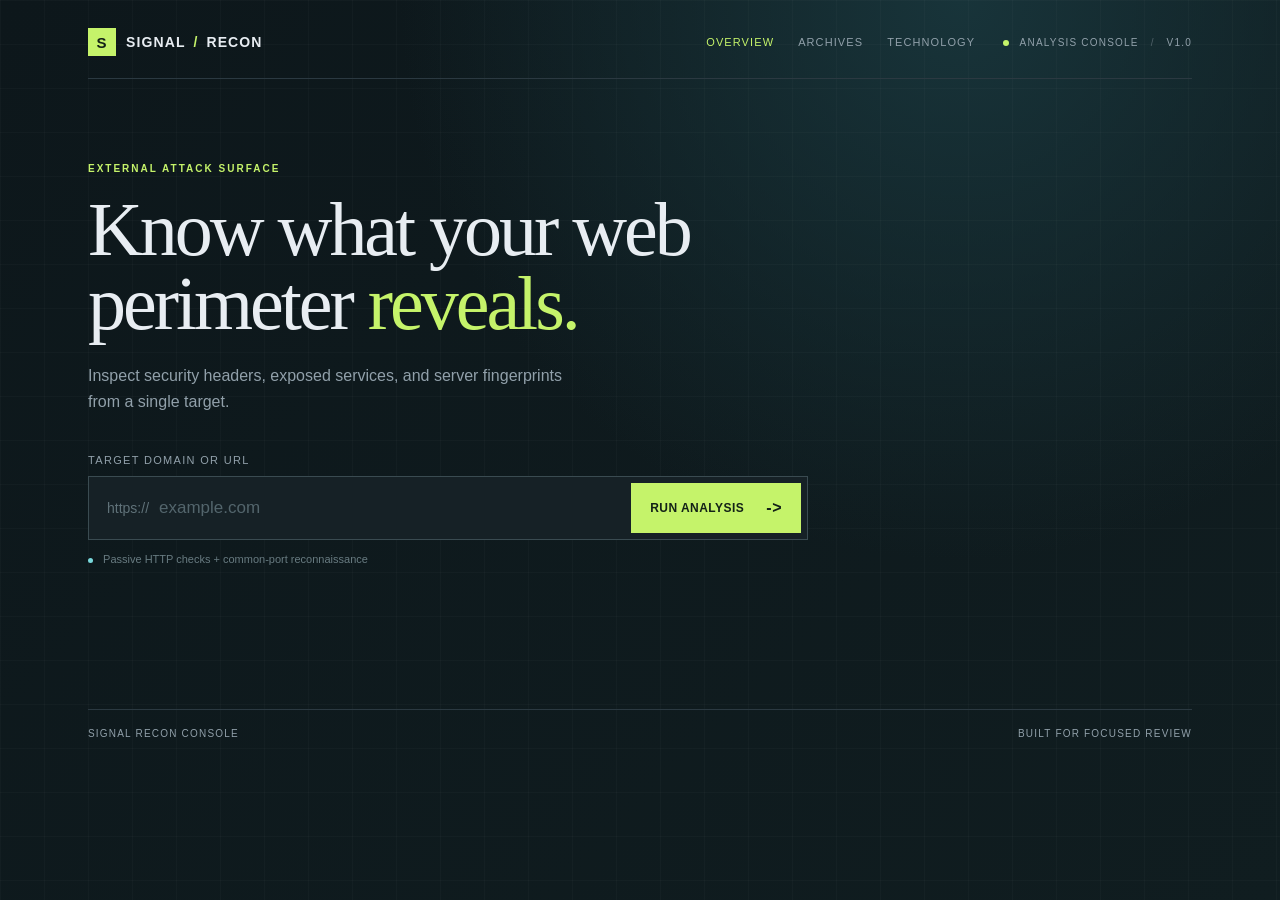
<file: static/index.html>
<!DOCTYPE html>
<html lang="en">
<head>
    <meta charset="UTF-8">
    <meta name="viewport" content="width=device-width, initial-scale=1.0">
    <meta name="google-site-verification" content="2rgDlfAFb57bcx8nW--jxTQBHM4CmyHF8XozJciKH88" />
    <title>Signal / Web Recon Console</title>
    <link rel="stylesheet" href="style.css">
</head>
<body>
    <div class="app-shell">
        <header class="topbar">
            <a class="brand" href="/" aria-label="Signal home"><span class="brand-mark">S</span><span>Signal <em>/</em> Recon</span></a>
            <nav class="site-nav" aria-label="Report navigation"><a class="active" href="/">Overview</a><a href="archives.html">Archives</a><a href="technologies.html">Technology</a></nav>
            <div class="topbar-meta"><span class="live-dot"></span> Analysis console <span class="separator">/</span> v1.0</div>
        </header>

        <main>
            <section class="hero">
                <div class="eyebrow">External attack surface</div>
                <h1>Know what your web perimeter <span>reveals.</span></h1>
                <p class="hero-copy">Inspect security headers, exposed services, and server fingerprints from a single target.</p>
                <div class="search-section">
                    <label for="targetUrl">Target domain or URL</label>
                    <div class="input-group">
                        <span class="input-prefix">https://</span>
                        <input type="text" id="targetUrl" placeholder="example.com" autocomplete="url" />
                        <button id="scanBtn" onclick="runScan()"><span>Run analysis</span><span class="button-arrow">-&gt;</span></button>
                    </div>
                    <div class="search-hint"><span class="hint-dot"></span> Passive HTTP checks + common-port reconnaissance</div>
                </div>
            </section>

            <div id="loader" class="loader hidden" role="status"><span class="spinner"></span><span>Scanning target response headers and network ports...</span></div>

        <section id="results" class="results-grid hidden">
            <!-- Target Summary & Actions -->
            <div class="card full-width summary-card">
                <div>
                    <div class="card-kicker">Scan complete</div>
                    <h2>Target summary</h2>
                    <div class="summary-meta"><p><strong>URL</strong><span id="resTarget">-</span></p><p><strong>HTTP status</strong><span id="resStatus">-</span></p><p><strong>Findings</strong><span id="scanFindings">-</span></p><p><strong>Confidence</strong><span id="scanConfidence">-</span></p></div>
                </div>
                <div class="export-actions">
                    <button onclick="exportJSON()" class="btn-secondary">Export JSON <span>-&gt;</span></button>
                    <button onclick="exportPDF()" class="btn-secondary">Print report <span>-&gt;</span></button>
                </div>
            </div>

            <!-- Open Ports -->
            <div class="card full-width">
                <div class="card-heading"><div><div class="card-kicker amber">Network surface</div><h2>Open network ports</h2></div><span class="section-index">01</span></div>
                <p class="resolved-ip"><strong>Resolved IP</strong><span id="resIp">-</span></p>
                <ul id="portsList" class="header-list warn"></ul>
            </div>

            <!-- Subdomain Enumeration -->
            <div class="card full-width">
                <div class="card-heading"><div><div class="card-kicker blue">Discovery</div><h2>Discovered subdomains</h2></div><span class="section-index">02</span></div>
                <p class="resolved-ip"><strong>Discovery source</strong><span id="subdomainSource">-</span></p>
                <ul id="subdomainsList" class="header-list pass"></ul>
            </div>

            <!-- Present Headers -->
            <div class="card">
                <div class="card-heading"><div><div class="card-kicker green">Coverage</div><h2>Present security headers</h2></div><span class="section-index">03</span></div>
                <p id="headerSummary" class="header-summary">Waiting for scan results.</p>
                <ul id="presentHeadersList" class="header-list pass"></ul>
            </div>

            <!-- Missing Headers -->
            <div class="card">
                <div class="card-heading"><div><div class="card-kicker red">Attention</div><h2>Missing security headers</h2></div><span class="section-index">04</span></div>
                <ul id="missingHeadersList" class="header-list fail"></ul>
            </div>

            <!-- Weak Header Values -->
            <div class="card full-width">
                <div class="card-heading"><div><div class="card-kicker amber">Validation</div><h2>Weak header values</h2></div><span class="section-index">05</span></div>
                <ul id="weakHeadersList" class="header-list warn"></ul>
            </div>

            <!-- Banner Disclosures -->
            <div class="card full-width">
                <div class="card-heading"><div><div class="card-kicker amber">Fingerprinting</div><h2>Server banner disclosures</h2></div><span class="section-index">06</span></div>
                <ul id="bannerList" class="header-list warn"></ul>
            </div>

            <!-- Directory Discovery -->
            <div class="card">
                <div class="card-heading"><div><div class="card-kicker blue">Discovery</div><h2>Potential directories</h2></div><span class="section-index">07</span></div>
                <ul id="directoryList" class="header-list warn"></ul>
            </div>

            <!-- JavaScript/API Findings -->
            <div class="card">
                <div class="card-heading"><div><div class="card-kicker green">Exposure</div><h2>JavaScript / API findings</h2></div><span class="section-index">08</span></div>
                <ul id="jsApiList" class="header-list pass"></ul>
            </div>

            <!-- Historical URLs -->
            <div class="card full-width">
                <div class="card-heading"><div><div class="card-kicker amber">History</div><h2>Archived URLs</h2></div><span class="section-index">09</span></div>
                <p class="resolved-ip"><strong>Archive source</strong><span id="archiveSource">-</span></p>
                <ul id="archiveList" class="header-list warn"></ul>
            </div>

            <!-- Technology Fingerprinting -->
            <div class="card full-width">
                <div class="card-heading"><div><div class="card-kicker blue">Fingerprinting</div><h2>Detected technologies</h2></div><span class="section-index">10</span></div>
                <p class="resolved-ip"><strong>Inspected response</strong><span id="technologyTarget">-</span></p>
                <ul id="technologyList" class="header-list pass"></ul>
            </div>

            <!-- Remediation Snippets -->
            <div class="card full-width">
                <div class="card-heading"><div><div class="card-kicker blue">Hardening</div><h2>Remediation snippets</h2></div><span class="section-index">11</span></div>
                <p class="remediation-sub">Copy these directives into your Nginx configuration block to fix missing security headers:</p>
                <pre id="remediationCode"><code># No missing security headers identified.</code></pre>
            </div>
            </section>
        </main>
        <footer><span>Signal Recon Console</span><span>Built for focused review</span></footer>
    </div>

    <script src="app.js?v=4"></script>
</body>
</html>
</file>
<file: static/style.css>
/* This file includes all the styling code for my recon web scanner */

/* ==========================================================================
   1. Variables & Base
   ========================================================================== */

:root {
  --ink: #e8edf2;
  --muted: #91a0aa;
  --line: #2b3941;
  --panel: #162126;
  --accent: #c5f36a;
  --blue: #79d8dc;
  --pass: #a9e88d;
  --fail: #ff827d;
  --warn: #f1c76b;
}

* {
  box-sizing: border-box;
}

body {
  background: #0d171b;
  background-image:
    radial-gradient(circle at 75% 0%, #18343a 0, transparent 35rem),
    linear-gradient(135deg, #0d171b 0%, #101d20 100%);
  color: var(--ink);
  font-family: Georgia, 'Times New Roman', serif;
  margin: 0;
  min-height: 100vh;
}

body::before {
  background-image:
    linear-gradient(rgba(255, 255, 255, .025) 1px, transparent 1px),
    linear-gradient(90deg, rgba(255, 255, 255, .025) 1px, transparent 1px);
  background-size: 44px 44px;
  content: '';
  inset: 0;
  pointer-events: none;
  position: fixed;
  z-index: -1;
}

/* ==========================================================================
   2. Layout & Top Bar
   ========================================================================== */

.app-shell {
  margin: 0 auto;
  max-width: 1180px;
  padding: 28px 38px 34px;
}

.topbar {
  align-items: center;
  border-bottom: 1px solid var(--line);
  display: flex;
  gap: 28px;
  justify-content: space-between;
  padding-bottom: 22px;
}

.brand {
  align-items: center;
  color: var(--ink);
  display: flex;
  flex-shrink: 0;
  font: 700 14px/1 Arial, sans-serif;
  gap: 10px;
  letter-spacing: .08em;
  text-decoration: none;
  text-transform: uppercase;
}

.brand em {
  color: var(--accent);
  font-style: normal;
  margin: 0 3px;
}

.brand-mark {
  align-items: center;
  background: var(--accent);
  color: #132117;
  display: flex;
  font: 800 15px Arial, sans-serif;
  height: 28px;
  justify-content: center;
  width: 28px;
}

.site-nav {
  display: flex;
  gap: 24px;
  margin-left: auto;
}

.site-nav a {
  color: var(--muted);
  font: 11px Arial, sans-serif;
  letter-spacing: .1em;
  padding: 8px 0;
  text-decoration: none;
  text-transform: uppercase;
}

.site-nav a:hover,
.site-nav a.active {
  color: var(--accent);
}

.topbar-meta,
footer {
  color: var(--muted);
  font: 10px Arial, sans-serif;
  letter-spacing: .12em;
  text-transform: uppercase;
}

.live-dot,
.hint-dot {
  background: var(--accent);
  border-radius: 50%;
  display: inline-block;
  height: 6px;
  margin-right: 7px;
  width: 6px;
}

.separator {
  color: #52636a;
  margin: 0 8px;
}

/* ==========================================================================
   3. Hero & Search
   ========================================================================== */

.hero {
  padding: 84px 0 74px;
}

.eyebrow,
.card-kicker {
  color: var(--accent);
  font: 700 10px Arial, sans-serif;
  letter-spacing: .2em;
  text-transform: uppercase;
}

.hero h1 {
  font-size: clamp(44px, 6vw, 76px);
  font-weight: 400;
  letter-spacing: -.04em;
  line-height: .98;
  margin: 18px 0 22px;
  max-width: 820px;
}

.hero h1 span {
  color: var(--accent);
}

.hero-copy {
  color: var(--muted);
  font: 16px/1.6 Arial, sans-serif;
  margin: 0 0 40px;
  max-width: 490px;
}

.search-section {
  max-width: 720px;
}

.search-section label {
  color: var(--muted);
  display: block;
  font: 11px Arial, sans-serif;
  letter-spacing: .12em;
  margin-bottom: 10px;
  text-transform: uppercase;
}

.input-group {
  background: var(--panel);
  border: 1px solid #3a4b51;
  display: flex;
  padding: 6px;
  transition: border-color .2s, box-shadow .2s;
}

.input-group:focus-within {
  border-color: var(--accent);
  box-shadow: 0 0 0 3px rgba(197, 243, 106, .08);
}

.input-prefix {
  align-items: center;
  color: #607279;
  display: flex;
  font: 14px Arial, sans-serif;
  padding-left: 12px;
}

.input-group input {
  background: transparent;
  border: 0;
  color: var(--ink);
  flex: 1;
  font: 17px Arial, sans-serif;
  min-width: 0;
  outline: 0;
  padding: 15px 10px;
}

.input-group input::placeholder {
  color: #53656c;
}

.input-group button {
  align-items: center;
  background: var(--accent);
  border: 0;
  color: #132117;
  cursor: pointer;
  display: flex;
  font: 700 12px Arial, sans-serif;
  gap: 22px;
  letter-spacing: .04em;
  padding: 0 19px;
  text-transform: uppercase;
}

.button-arrow {
  font-size: 16px;
}

.input-group button:hover {
  background: #dcff8b;
}

.input-group button:disabled {
  cursor: wait;
  opacity: .65;
}

.search-hint {
  color: #687b81;
  font: 11px Arial, sans-serif;
  margin-top: 13px;
}

.hint-dot {
  background: var(--blue);
  height: 5px;
  width: 5px;
}

/* ==========================================================================
   4. Loader & Results Grid
   ========================================================================== */

.loader {
  align-items: center;
  color: var(--muted);
  display: flex;
  font: 12px Arial, sans-serif;
  gap: 10px;
  margin: -24px 0 28px;
}

.spinner {
  animation: spin .8s linear infinite;
  border: 2px solid #30444a;
  border-radius: 50%;
  border-top-color: var(--accent);
  height: 15px;
  width: 15px;
}

@keyframes spin {
  to {
    transform: rotate(360deg);
  }
}

.hidden {
  display: none !important;
}

.results-grid {
  display: grid;
  gap: 14px;
  grid-template-columns: 1fr 1fr;
}

.full-width {
  grid-column: span 2;
}

/* ==========================================================================
   5. Cards & Summary
   ========================================================================== */

.card {
  background: rgba(22, 33, 38, .88);
  border: 1px solid var(--line);
  padding: 26px 28px;
}

.summary-card {
  align-items: center;
  display: flex;
  justify-content: space-between;
}

.card h2 {
  font-size: 21px;
  font-weight: 400;
  letter-spacing: -.02em;
  margin: 8px 0 20px;
}

.card-kicker {
  color: var(--blue);
}

.card-kicker.amber { color: var(--warn); }
.card-kicker.green { color: var(--pass); }
.card-kicker.red   { color: var(--fail); }
.card-kicker.blue  { color: var(--blue); }

.card-heading {
  align-items: flex-start;
  display: flex;
  justify-content: space-between;
}

.section-index {
  color: #53656b;
  font: 11px Arial, sans-serif;
}

.summary-meta {
  display: flex;
  gap: 34px;
}

.summary-meta p,
.resolved-ip {
  color: var(--muted);
  display: flex;
  flex-direction: column;
  font: 13px Arial, sans-serif;
  gap: 7px;
  margin: 0;
}

.summary-meta strong,
.resolved-ip strong {
  color: #65777d;
  font-size: 10px;
  font-weight: 400;
  letter-spacing: .12em;
  text-transform: uppercase;
}

.summary-meta span,
.resolved-ip span {
  color: var(--ink);
}

.resolved-ip {
  margin-bottom: 16px;
}

/* ==========================================================================
   6. Export Buttons
   ========================================================================== */

.export-actions {
  display: flex;
  gap: 8px;
}

.btn-secondary {
  background: transparent;
  border: 1px solid #405157;
  color: var(--ink);
  cursor: pointer;
  font: 11px Arial, sans-serif;
  padding: 11px 13px;
}

.btn-secondary span {
  color: var(--accent);
  margin-left: 9px;
}

.btn-secondary:hover {
  border-color: var(--accent);
}

/* ==========================================================================
   7. Header Lists, Code Blocks & Footer
   ========================================================================== */

.header-list {
  list-style: none;
  margin: 0;
  padding: 0;
}

.header-list li {
  border-bottom: 1px solid rgba(61, 79, 85, .6);
  color: var(--muted);
  font: 13px/1.5 Arial, sans-serif;
  padding: 12px 0;
}

.header-list li:first-child {
  border-top: 1px solid rgba(61, 79, 85, .6);
}

.header-list strong {
  color: var(--ink);
  font-weight: 600;
}

/* Status dots */
.pass li::before,
.fail li::before,
.warn li::before {
  border-radius: 50%;
  content: '';
  display: inline-block;
  height: 6px;
  margin: 0 10px 2px 1px;
  width: 6px;
}

.pass li::before { background: var(--pass); }
.fail li::before { background: var(--fail); }
.warn li::before { background: var(--warn); }

.pass li { color: #a7b9ad; }
.fail li { color: #d7aaa7; }
.warn li { color: #d3bb83; }

pre {
  background: #0b1316;
  border: 1px solid #25373d;
  color: var(--blue);
  font: 12px/1.7 'Courier New', monospace;
  margin: 18px 0 0;
  overflow-x: auto;
  padding: 20px;
}

.remediation-sub {
  color: var(--muted);
  font: 13px/1.5 Arial, sans-serif;
  margin: -4px 0 0;
}

footer {
  border-top: 1px solid var(--line);
  display: flex;
  justify-content: space-between;
  margin-top: 70px;
  padding-top: 18px;
}

/* ==========================================================================
   8. Header Summary States
   ========================================================================== */

.header-summary {
  border-left: 3px solid var(--muted);
  color: var(--muted);
  font: 12px/1.5 Arial, sans-serif;
  margin: -4px 0 18px;
  padding: 10px 12px;
}

.header-summary.complete {
  border-color: var(--pass);
  color: var(--pass);
}

.header-summary.missing_headers {
  border-color: var(--fail);
  color: var(--fail);
}

.header-summary.weak_headers {
  border-color: var(--warn);
  color: var(--warn);
}

.header-summary.unable_to_verify {
  border-color: var(--blue);
  color: var(--blue);
}

.header-summary.unknown {
  border-color: var(--muted);
}

/* ==========================================================================
   9. Detail Page
   ========================================================================== */

.detail-hero {
  padding: 84px 0 50px;
}

.detail-hero h1 {
  font-size: clamp(44px, 6vw, 72px);
  font-weight: 400;
  letter-spacing: -.04em;
  line-height: .98;
  margin: 18px 0 22px;
}

.detail-hero h1 span {
  color: var(--accent);
}

.detail-panel {
  background: rgba(22, 33, 38, .88);
  border: 1px solid var(--line);
  padding: 28px;
}

.detail-list li span {
  color: var(--muted);
  display: block;
  font-size: 11px;
  margin: 5px 0 0 17px;
}

.detail-list a,
footer a {
  color: var(--accent);
  float: right;
  font: 11px Arial, sans-serif;
  text-decoration: none;
}

.detail-list a:hover,
footer a:hover {
  text-decoration: underline;
}

/* ==========================================================================
   10. PDF Print Styles
   ========================================================================== */

@media print {
  body {
    background: #fff;
    color: #000;
  }

  .topbar,
  footer,
  .hero,
  .search-section,
  .export-actions {
    display: none !important;
  }

  .app-shell {
    padding: 0;
  }

  .card {
    background: #fff;
    border: 1px solid #ccc;
    color: #000;
  }

  .card h2,
  .summary-meta span,
  .resolved-ip span {
    color: #000;
  }

  pre {
    background: #f1f5f9;
    border: 1px solid #ccc;
    color: #000;
  }

  .pass li { color: #15803d; }
  .fail li { color: #b91c1c; }
  .warn li { color: #b45309; }
}

/* ==========================================================================
   11. Responsive (max-width: 700px)
   ========================================================================== */

@media (max-width: 700px) {
  .app-shell {
    padding: 20px;
  }

  .topbar {
    flex-wrap: wrap;
  }

  .topbar-meta {
    display: none;
  }

  .site-nav {
    flex: 1 0 100%;
    justify-content: space-between;
    margin-left: 0;
  }

  .hero {
    padding: 58px 0 52px;
  }

  .hero h1 {
    font-size: 49px;
  }

  .input-group {
    align-items: stretch;
    flex-wrap: wrap;
  }

  .input-prefix {
    padding-left: 10px;
  }

  .input-group input {
    flex: 1 1 150px;
  }

  .input-group button {
    flex: 1 0 100%;
    justify-content: space-between;
    padding: 14px;
  }

  .results-grid {
    grid-template-columns: 1fr;
  }

  .full-width {
    grid-column: auto;
  }

  .summary-card {
    align-items: flex-start;
    flex-direction: column;
    gap: 24px;
  }

  .summary-meta {
    flex-direction: column;
    gap: 13px;
  }

  .export-actions {
    width: 100%;
  }

  .btn-secondary {
    flex: 1;
  }

  .card {
    padding: 22px 20px;
  }

  footer {
    margin-top: 48px;
  }
}
</file>
